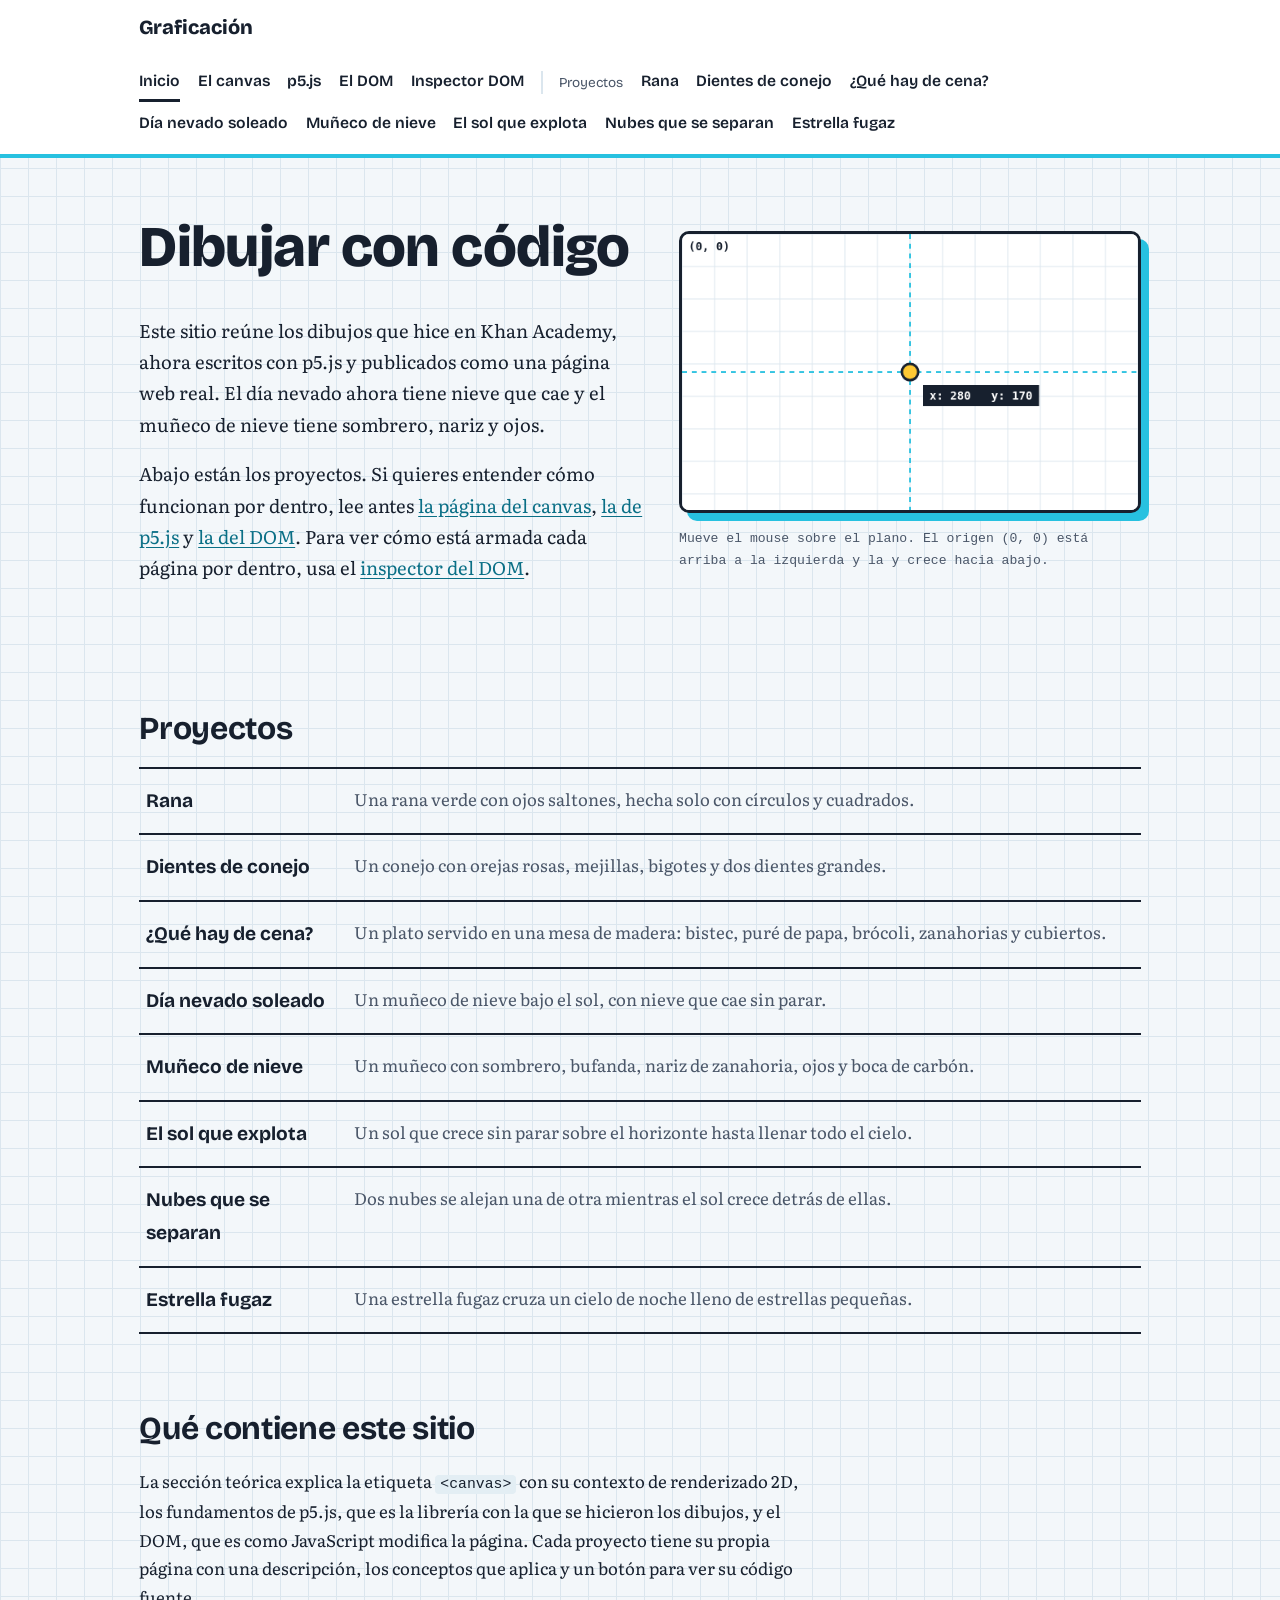
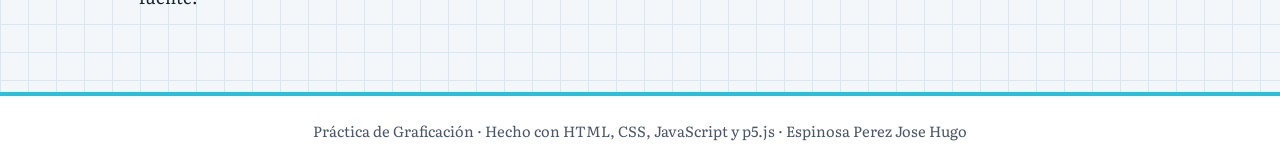
<file: index.html>
<!DOCTYPE html>
<html lang="es">
<head>
  <meta charset="utf-8" />
  <meta name="viewport" content="width=device-width, initial-scale=1.0" />
  <title>Inicio · Graficación</title>
  <link rel="preconnect" href="https://fonts.googleapis.com" />
  <link rel="preconnect" href="https://fonts.gstatic.com" crossorigin />
  <link rel="stylesheet" href="https://fonts.googleapis.com/css2?family=Bricolage+Grotesque:wght@600;700;800&family=Literata:ital,wght@0,400;0,600;1,400&display=swap" />
  <link rel="stylesheet" href="css/styles.css" />
  
</head>
<body>
  <header class="barra">
    <div class="barra-interior">
      <a class="marca" href="index.html">Graficación</a>
      <button class="boton-menu" id="boton-menu" aria-expanded="false" aria-controls="menu">Menú</button>
      <nav class="menu" id="menu" aria-label="Principal">
        <a href="index.html" aria-current="page">Inicio</a>
        <a href="canvas.html">El canvas</a>
        <a href="p5.html">p5.js</a>
        <a href="dom.html">El DOM</a>
        <a href="dom-inspector.html">Inspector DOM</a>
        <span class="grupo">Proyectos</span>
        <a href="proyectos/rana.html">Rana</a>
        <a href="proyectos/dientes.html">Dientes de conejo</a>
        <a href="proyectos/cena.html">¿Qué hay de cena?</a>
        <a href="proyectos/nevado.html">Día nevado soleado</a>
        <a href="proyectos/muneco.html">Muñeco de nieve</a>
        <a href="proyectos/sol.html">El sol que explota</a>
        <a href="proyectos/nubes.html">Nubes que se separan</a>
        <a href="proyectos/estrella.html">Estrella fugaz</a>
      </nav>
    </div>
  </header>
  <main>
    <section class="hero">
      <div>
        <h1>Dibujar con código</h1>
        <p class="intro">Este sitio reúne los dibujos que hice en Khan Academy, ahora escritos con p5.js y
        publicados como una página web real. El día nevado ahora tiene nieve que cae y el muñeco de nieve tiene sombrero, nariz y ojos.</p>
        <p class="intro">Abajo están los proyectos. Si quieres entender cómo funcionan por dentro, lee antes
        <a href="canvas.html">la página del canvas</a>, <a href="p5.html">la de p5.js</a> y <a href="dom.html">la del DOM</a>. Para ver cómo está armada cada página por dentro, usa el <a href="dom-inspector.html">inspector del DOM</a>.</p>
      </div>
      <div>
        <div class="lienzo-caja"><canvas id="plano" width="560" height="340" aria-label="Plano cartesiano que muestra las coordenadas del puntero"></canvas></div>
        <p class="pie-lienzo">Mueve el mouse sobre el plano. El origen (0, 0) está arriba a la izquierda y la y crece hacia abajo.</p>
      </div>
    </section>

    <section>
    <h2>Proyectos</h2>
    <ul class="lista-proyectos">
      <li><a href="proyectos/rana.html"><span class="nombre">Rana</span><span class="desc">Una rana verde con ojos saltones, hecha solo con círculos y cuadrados.</span></a></li>
      <li><a href="proyectos/dientes.html"><span class="nombre">Dientes de conejo</span><span class="desc">Un conejo con orejas rosas, mejillas, bigotes y dos dientes grandes.</span></a></li>
      <li><a href="proyectos/cena.html"><span class="nombre">¿Qué hay de cena?</span><span class="desc">Un plato servido en una mesa de madera: bistec, puré de papa, brócoli, zanahorias y cubiertos.</span></a></li>
      <li><a href="proyectos/nevado.html"><span class="nombre">Día nevado soleado</span><span class="desc">Un muñeco de nieve bajo el sol, con nieve que cae sin parar.</span></a></li>
      <li><a href="proyectos/muneco.html"><span class="nombre">Muñeco de nieve</span><span class="desc">Un muñeco con sombrero, bufanda, nariz de zanahoria, ojos y boca de carbón.</span></a></li>
      <li><a href="proyectos/sol.html"><span class="nombre">El sol que explota</span><span class="desc">Un sol que crece sin parar sobre el horizonte hasta llenar todo el cielo.</span></a></li>
      <li><a href="proyectos/nubes.html"><span class="nombre">Nubes que se separan</span><span class="desc">Dos nubes se alejan una de otra mientras el sol crece detrás de ellas.</span></a></li>
      <li><a href="proyectos/estrella.html"><span class="nombre">Estrella fugaz</span><span class="desc">Una estrella fugaz cruza un cielo de noche lleno de estrellas pequeñas.</span></a></li>
    </ul>
    </section>

    <section>
    <h2>Qué contiene este sitio</h2>
    <p>La sección teórica explica la etiqueta <code>&lt;canvas&gt;</code> con su contexto de renderizado 2D, los
    fundamentos de p5.js, que es la librería con la que se hicieron los dibujos, y el DOM, que es como JavaScript modifica la página. Cada proyecto tiene su propia
    página con una descripción, los conceptos que aplica y un botón para ver su código fuente.</p>
    </section>


  </main>
  <footer>
    <!-- Aquí va el nombre del alumno -->
    Práctica de Graficación · Hecho con HTML, CSS, JavaScript y p5.js · Espinosa Perez Jose Hugo
  </footer>
  <script src="js/main.js"></script>
  
</body>
</html>
</file>
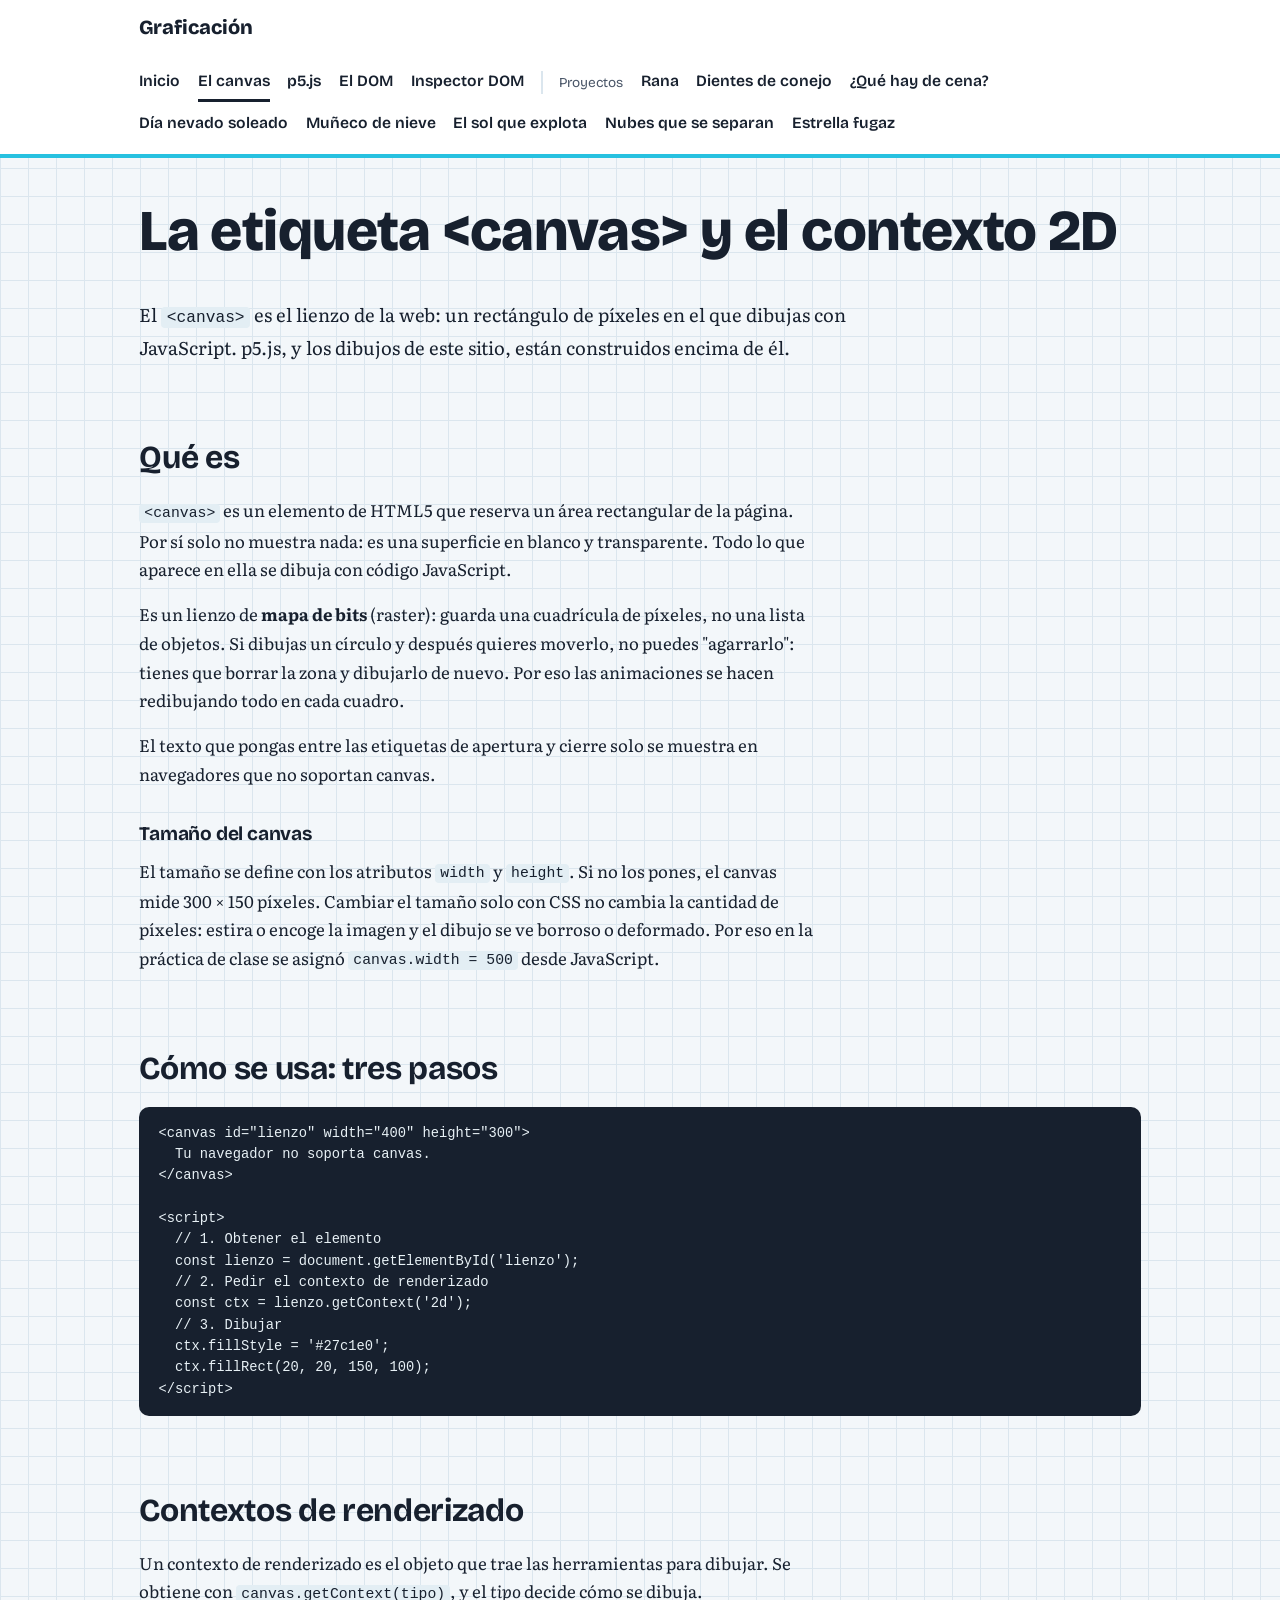
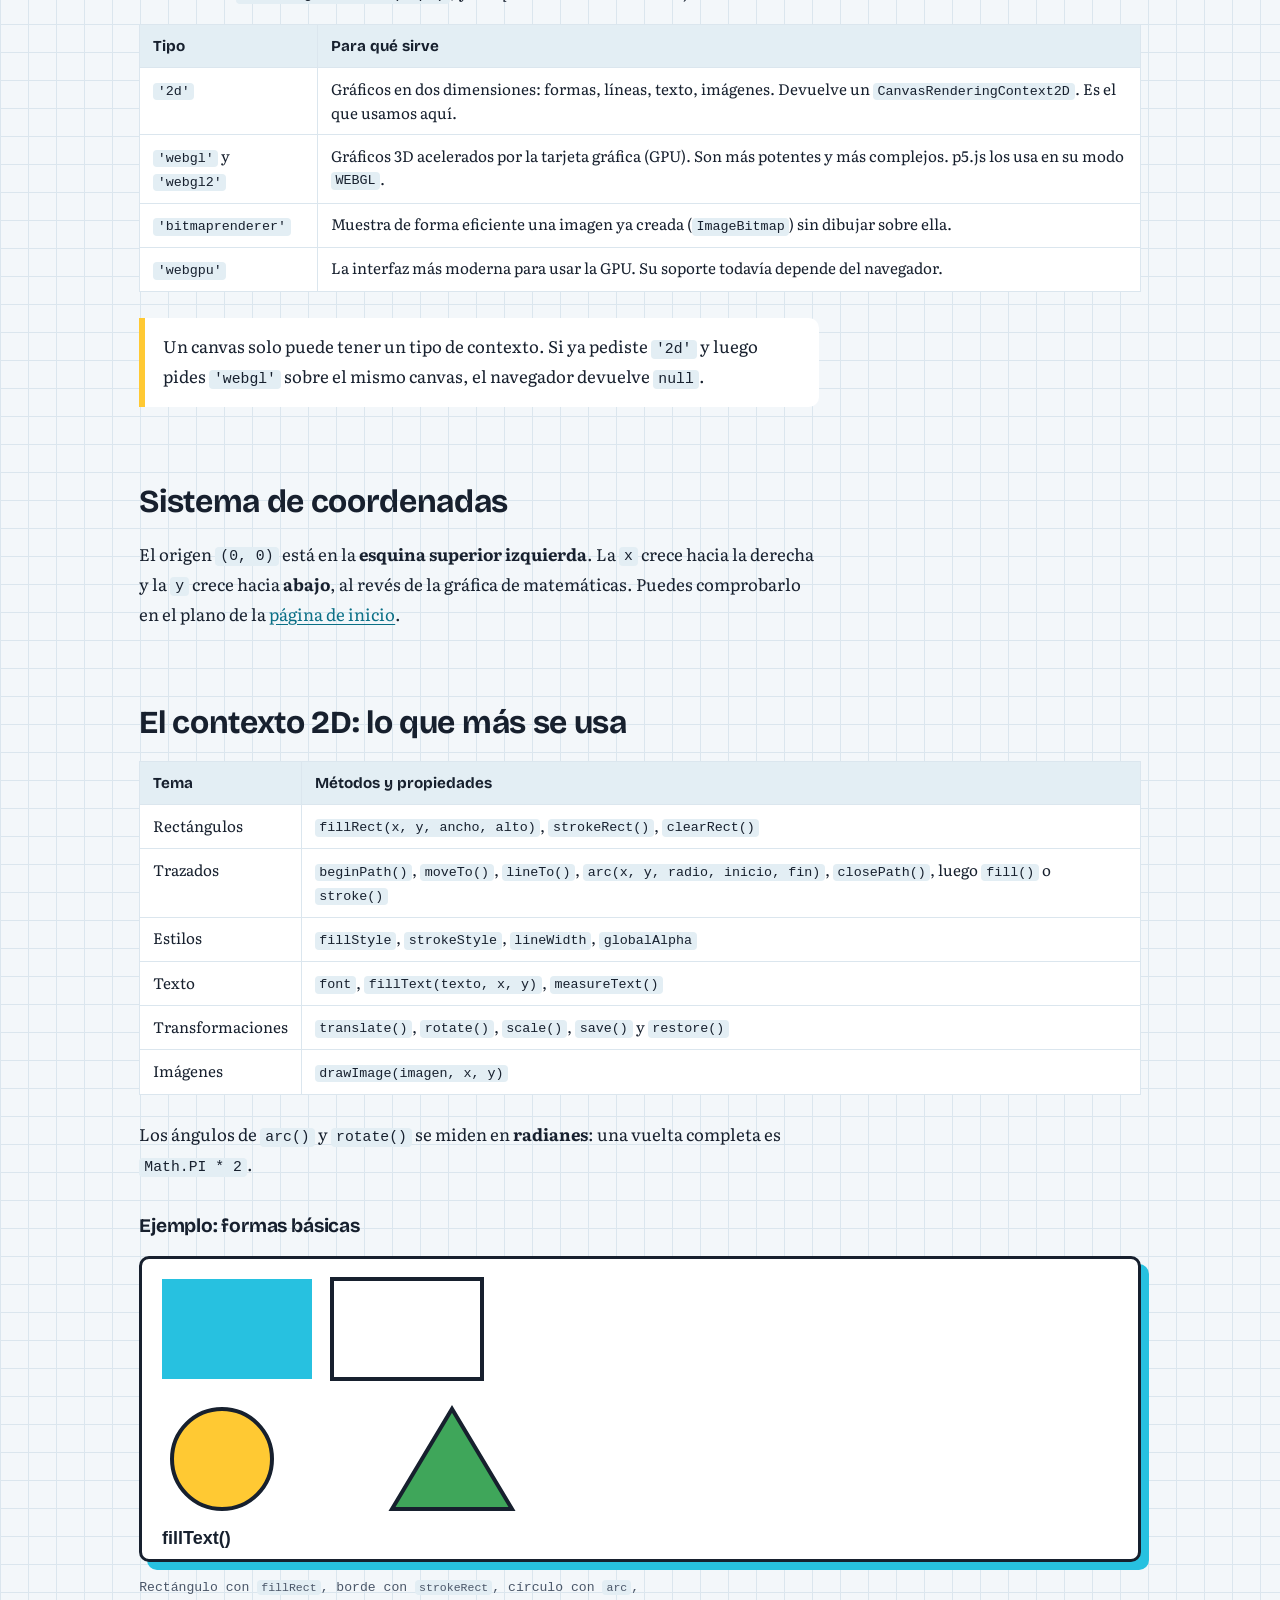
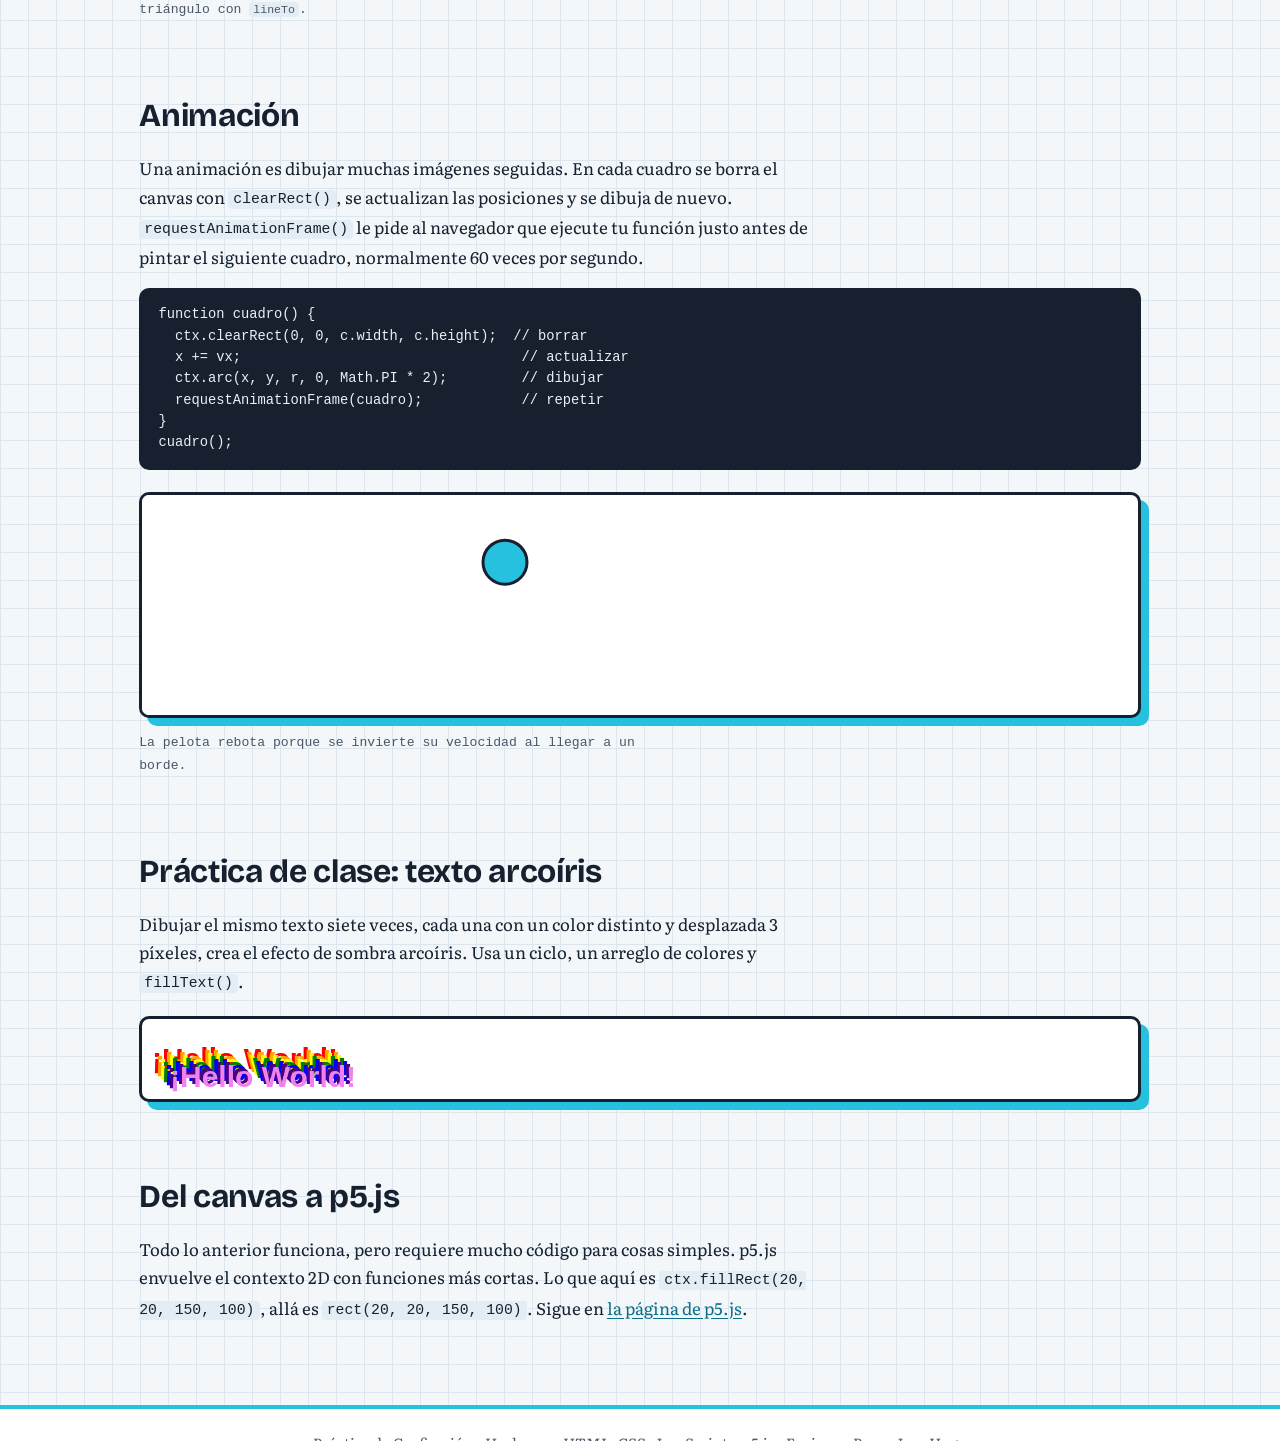
<file: canvas.html>
<!DOCTYPE html>
<html lang="es">
<head>
  <meta charset="utf-8" />
  <meta name="viewport" content="width=device-width, initial-scale=1.0" />
  <title>El canvas · Graficación</title>
  <link rel="preconnect" href="https://fonts.googleapis.com" />
  <link rel="preconnect" href="https://fonts.gstatic.com" crossorigin />
  <link rel="stylesheet" href="https://fonts.googleapis.com/css2?family=Bricolage+Grotesque:wght@600;700;800&family=Literata:ital,wght@0,400;0,600;1,400&display=swap" />
  <link rel="stylesheet" href="css/styles.css" />
  
</head>
<body>
  <header class="barra">
    <div class="barra-interior">
      <a class="marca" href="index.html">Graficación</a>
      <button class="boton-menu" id="boton-menu" aria-expanded="false" aria-controls="menu">Menú</button>
      <nav class="menu" id="menu" aria-label="Principal">
        <a href="index.html">Inicio</a>
        <a href="canvas.html" aria-current="page">El canvas</a>
        <a href="p5.html">p5.js</a>
        <a href="dom.html">El DOM</a>
        <a href="dom-inspector.html">Inspector DOM</a>
        <span class="grupo">Proyectos</span>
        <a href="proyectos/rana.html">Rana</a>
        <a href="proyectos/dientes.html">Dientes de conejo</a>
        <a href="proyectos/cena.html">¿Qué hay de cena?</a>
        <a href="proyectos/nevado.html">Día nevado soleado</a>
        <a href="proyectos/muneco.html">Muñeco de nieve</a>
        <a href="proyectos/sol.html">El sol que explota</a>
        <a href="proyectos/nubes.html">Nubes que se separan</a>
        <a href="proyectos/estrella.html">Estrella fugaz</a>
      </nav>
    </div>
  </header>
  <main>
    <h1>La etiqueta &lt;canvas&gt; y el contexto 2D</h1>
    <p class="intro">El <code>&lt;canvas&gt;</code> es el lienzo de la web: un rectángulo de píxeles en el que dibujas con JavaScript.
    p5.js, y los dibujos de este sitio, están construidos encima de él.</p>

    <section>
    <h2>Qué es</h2>
    <p><code>&lt;canvas&gt;</code> es un elemento de HTML5 que reserva un área rectangular de la página. Por sí solo no muestra nada:
    es una superficie en blanco y transparente. Todo lo que aparece en ella se dibuja con código JavaScript.</p>
    <p>Es un lienzo de <strong>mapa de bits</strong> (raster): guarda una cuadrícula de píxeles, no una lista de objetos.
    Si dibujas un círculo y después quieres moverlo, no puedes "agarrarlo": tienes que borrar la zona y dibujarlo de nuevo.
    Por eso las animaciones se hacen redibujando todo en cada cuadro.</p>
    <p>El texto que pongas entre las etiquetas de apertura y cierre solo se muestra en navegadores que no soportan canvas.</p>

    <h3>Tamaño del canvas</h3>
    <p>El tamaño se define con los atributos <code>width</code> y <code>height</code>. Si no los pones, el canvas mide 300 × 150 píxeles.
    Cambiar el tamaño solo con CSS no cambia la cantidad de píxeles: estira o encoge la imagen y el dibujo se ve borroso o deformado.
    Por eso en la práctica de clase se asignó <code>canvas.width = 500</code> desde JavaScript.</p>
    </section>

    <section>
    <h2>Cómo se usa: tres pasos</h2>
<pre><code>&lt;canvas id="lienzo" width="400" height="300"&gt;
  Tu navegador no soporta canvas.
&lt;/canvas&gt;

&lt;script&gt;
  // 1. Obtener el elemento
  const lienzo = document.getElementById('lienzo');
  // 2. Pedir el contexto de renderizado
  const ctx = lienzo.getContext('2d');
  // 3. Dibujar
  ctx.fillStyle = '#27c1e0';
  ctx.fillRect(20, 20, 150, 100);
&lt;/script&gt;</code></pre>
    </section>

    <section>
    <h2>Contextos de renderizado</h2>
    <p>Un contexto de renderizado es el objeto que trae las herramientas para dibujar. Se obtiene con
    <code>canvas.getContext(tipo)</code>, y el <em>tipo</em> decide cómo se dibuja.</p>
    <div class="tabla-envoltura">
      <table>
        <thead><tr><th>Tipo</th><th>Para qué sirve</th></tr></thead>
        <tbody>
          <tr><td><code>'2d'</code></td><td>Gráficos en dos dimensiones: formas, líneas, texto, imágenes. Devuelve un <code>CanvasRenderingContext2D</code>. Es el que usamos aquí.</td></tr>
          <tr><td><code>'webgl'</code> y <code>'webgl2'</code></td><td>Gráficos 3D acelerados por la tarjeta gráfica (GPU). Son más potentes y más complejos. p5.js los usa en su modo <code>WEBGL</code>.</td></tr>
          <tr><td><code>'bitmaprenderer'</code></td><td>Muestra de forma eficiente una imagen ya creada (<code>ImageBitmap</code>) sin dibujar sobre ella.</td></tr>
          <tr><td><code>'webgpu'</code></td><td>La interfaz más moderna para usar la GPU. Su soporte todavía depende del navegador.</td></tr>
        </tbody>
      </table>
    </div>
    <div class="nota"><p>Un canvas solo puede tener un tipo de contexto. Si ya pediste <code>'2d'</code> y luego pides <code>'webgl'</code>
    sobre el mismo canvas, el navegador devuelve <code>null</code>.</p></div>
    </section>

    <section>
    <h2>Sistema de coordenadas</h2>
    <p>El origen <code>(0, 0)</code> está en la <strong>esquina superior izquierda</strong>. La <code>x</code> crece hacia la derecha
    y la <code>y</code> crece hacia <strong>abajo</strong>, al revés de la gráfica de matemáticas. Puedes comprobarlo en el plano
    de la <a href="index.html">página de inicio</a>.</p>
    </section>

    <section>
    <h2>El contexto 2D: lo que más se usa</h2>
    <div class="tabla-envoltura">
      <table>
        <thead><tr><th>Tema</th><th>Métodos y propiedades</th></tr></thead>
        <tbody>
          <tr><td>Rectángulos</td><td><code>fillRect(x, y, ancho, alto)</code>, <code>strokeRect()</code>, <code>clearRect()</code></td></tr>
          <tr><td>Trazados</td><td><code>beginPath()</code>, <code>moveTo()</code>, <code>lineTo()</code>, <code>arc(x, y, radio, inicio, fin)</code>, <code>closePath()</code>, luego <code>fill()</code> o <code>stroke()</code></td></tr>
          <tr><td>Estilos</td><td><code>fillStyle</code>, <code>strokeStyle</code>, <code>lineWidth</code>, <code>globalAlpha</code></td></tr>
          <tr><td>Texto</td><td><code>font</code>, <code>fillText(texto, x, y)</code>, <code>measureText()</code></td></tr>
          <tr><td>Transformaciones</td><td><code>translate()</code>, <code>rotate()</code>, <code>scale()</code>, <code>save()</code> y <code>restore()</code></td></tr>
          <tr><td>Imágenes</td><td><code>drawImage(imagen, x, y)</code></td></tr>
        </tbody>
      </table>
    </div>
    <p>Los ángulos de <code>arc()</code> y <code>rotate()</code> se miden en <strong>radianes</strong>: una vuelta completa es <code>Math.PI * 2</code>.</p>

    <h3>Ejemplo: formas básicas</h3>
    <div class="demo"><div class="lienzo-caja"><canvas id="demo-formas" width="400" height="300" aria-label="Rectángulos, círculo, triángulo y texto dibujados con canvas"></canvas></div></div>
    <p class="pie-lienzo">Rectángulo con <code>fillRect</code>, borde con <code>strokeRect</code>, círculo con <code>arc</code>, triángulo con <code>lineTo</code>.</p>
    </section>

    <section>
    <h2>Animación</h2>
    <p>Una animación es dibujar muchas imágenes seguidas. En cada cuadro se borra el canvas con <code>clearRect()</code>, se actualizan
    las posiciones y se dibuja de nuevo. <code>requestAnimationFrame()</code> le pide al navegador que ejecute tu función justo antes
    de pintar el siguiente cuadro, normalmente 60 veces por segundo.</p>
<pre><code>function cuadro() {
  ctx.clearRect(0, 0, c.width, c.height);  // borrar
  x += vx;                                  // actualizar
  ctx.arc(x, y, r, 0, Math.PI * 2);         // dibujar
  requestAnimationFrame(cuadro);            // repetir
}
cuadro();</code></pre>
    <div class="demo"><div class="lienzo-caja"><canvas id="demo-animacion" width="400" height="220" aria-label="Pelota que rebota en los bordes del canvas"></canvas></div></div>
    <p class="pie-lienzo">La pelota rebota porque se invierte su velocidad al llegar a un borde.</p>
    </section>

    <section>
    <h2>Práctica de clase: texto arcoíris</h2>
    <p>Dibujar el mismo texto siete veces, cada una con un color distinto y desplazada 3 píxeles, crea el efecto de sombra arcoíris.
    Usa un ciclo, un arreglo de colores y <code>fillText()</code>.</p>
    <div class="demo"><div class="lienzo-caja"><canvas id="demo-arcoiris" width="500" height="80" aria-label="Texto Hello World con efecto arcoíris"></canvas></div></div>
    </section>

    <section>
    <h2>Del canvas a p5.js</h2>
    <p>Todo lo anterior funciona, pero requiere mucho código para cosas simples. p5.js envuelve el contexto 2D con funciones más cortas.
    Lo que aquí es <code>ctx.fillRect(20, 20, 150, 100)</code>, allá es <code>rect(20, 20, 150, 100)</code>.
    Sigue en <a href="p5.html">la página de p5.js</a>.</p>
    </section>


  </main>
  <footer>
    <!-- Aquí va el nombre del alumno -->
    Práctica de Graficación · Hecho con HTML, CSS, JavaScript y p5.js · Espinosa Perez Jose Hugo
  </footer>
  <script src="js/main.js"></script>
  <script src="js/canvas-demos.js"></script>
</body>
</html>
</file>
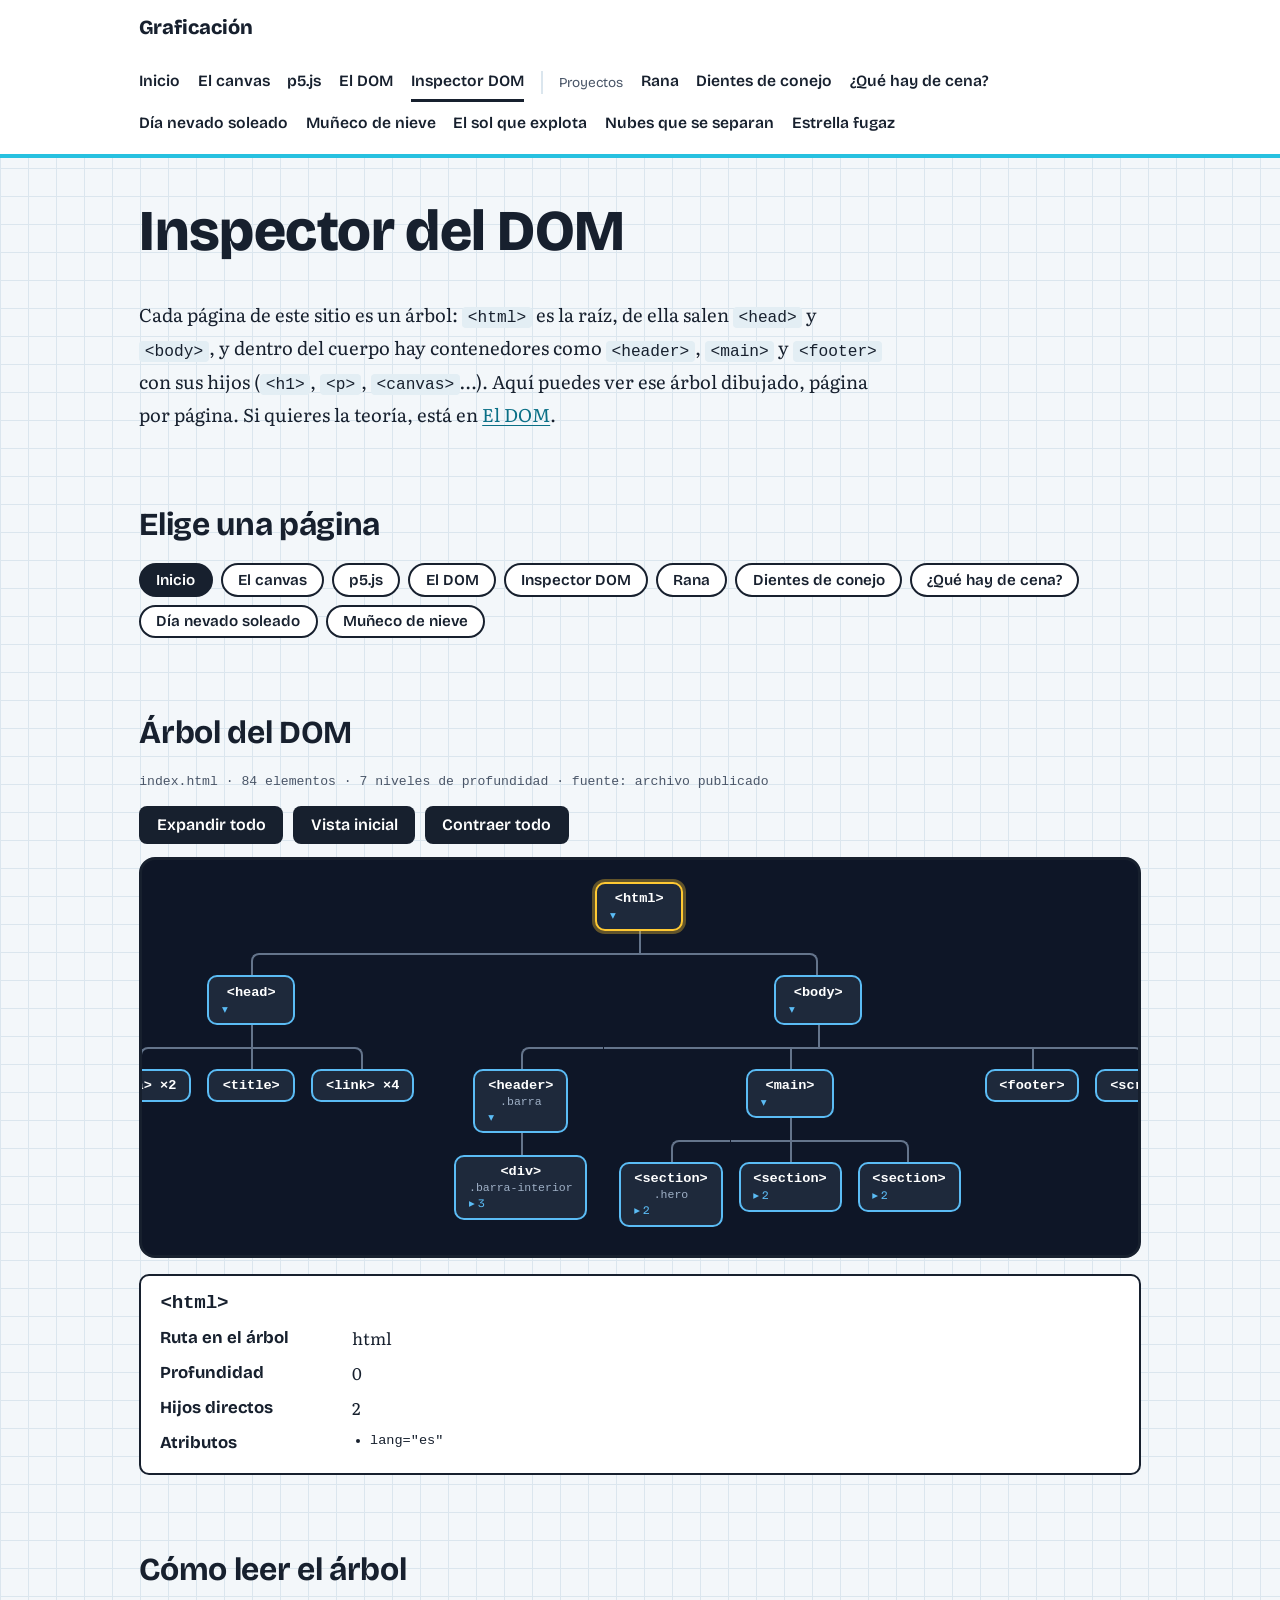
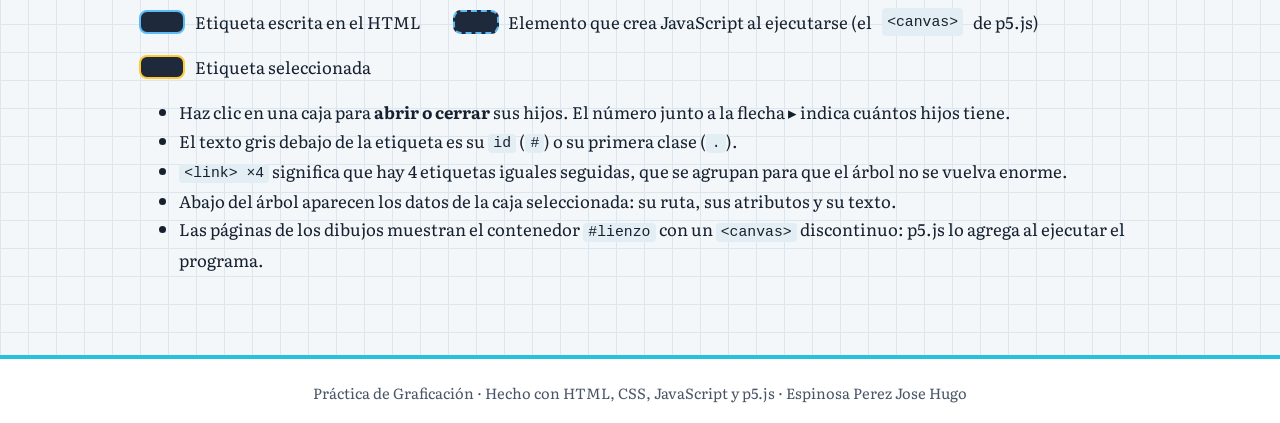
<file: dom-inspector.html>
<!DOCTYPE html>
<html lang="es">
<head>
  <meta charset="utf-8" />
  <meta name="viewport" content="width=device-width, initial-scale=1.0" />
  <title>Inspector DOM · Graficación</title>
  <link rel="preconnect" href="https://fonts.googleapis.com" />
  <link rel="preconnect" href="https://fonts.gstatic.com" crossorigin />
  <link rel="stylesheet" href="https://fonts.googleapis.com/css2?family=Bricolage+Grotesque:wght@600;700;800&family=Literata:ital,wght@0,400;0,600;1,400&display=swap" />
  <link rel="stylesheet" href="css/styles.css" />
  
</head>
<body>
  <header class="barra">
    <div class="barra-interior">
      <a class="marca" href="index.html">Graficación</a>
      <button class="boton-menu" id="boton-menu" aria-expanded="false" aria-controls="menu">Menú</button>
      <nav class="menu" id="menu" aria-label="Principal">
        <a href="index.html">Inicio</a>
        <a href="canvas.html">El canvas</a>
        <a href="p5.html">p5.js</a>
        <a href="dom.html">El DOM</a>
        <a href="dom-inspector.html" aria-current="page">Inspector DOM</a>
        <span class="grupo">Proyectos</span>
        <a href="proyectos/rana.html">Rana</a>
        <a href="proyectos/dientes.html">Dientes de conejo</a>
        <a href="proyectos/cena.html">¿Qué hay de cena?</a>
        <a href="proyectos/nevado.html">Día nevado soleado</a>
        <a href="proyectos/muneco.html">Muñeco de nieve</a>
        <a href="proyectos/sol.html">El sol que explota</a>
        <a href="proyectos/nubes.html">Nubes que se separan</a>
        <a href="proyectos/estrella.html">Estrella fugaz</a>
      </nav>
    </div>
  </header>
  <main>
    <h1>Inspector del DOM</h1>
    <p class="intro">Cada página de este sitio es un árbol: <code>&lt;html&gt;</code> es la raíz, de ella salen <code>&lt;head&gt;</code> y
    <code>&lt;body&gt;</code>, y dentro del cuerpo hay contenedores como <code>&lt;header&gt;</code>, <code>&lt;main&gt;</code> y
    <code>&lt;footer&gt;</code> con sus hijos (<code>&lt;h1&gt;</code>, <code>&lt;p&gt;</code>, <code>&lt;canvas&gt;</code>…).
    Aquí puedes ver ese árbol dibujado, página por página. Si quieres la teoría, está en <a href="dom.html">El DOM</a>.</p>

    <section>
      <h2>Elige una página</h2>
      <div class="paginas" id="selector-paginas" role="group" aria-label="Páginas del sitio"></div>
      <noscript><p>Esta página necesita JavaScript para dibujar el árbol.</p></noscript>
    </section>

    <section>
      <h2>Árbol del DOM</h2>
      <p class="estado-inspector" id="inspector-estado" aria-live="polite"></p>
      <div class="herramientas">
        <button class="boton" type="button" id="btn-expandir">Expandir todo</button>
        <button class="boton" type="button" id="btn-inicial">Vista inicial</button>
        <button class="boton" type="button" id="btn-contraer">Contraer todo</button>
      </div>
      <div class="inspector-panel">
        <div class="arbol-scroll" id="arbol-scroll">
          <div class="arbol" id="arbol"></div>
        </div>
      </div>
      <div class="detalle" id="detalle" aria-live="polite"></div>
    </section>

    <section>
      <h2>Cómo leer el árbol</h2>
      <ul class="leyenda">
        <li><span class="muestra"></span> Etiqueta escrita en el HTML</li>
        <li><span class="muestra discontinua"></span> Elemento que crea JavaScript al ejecutarse (el <code>&lt;canvas&gt;</code> de p5.js)</li>
        <li><span class="muestra activa"></span> Etiqueta seleccionada</li>
      </ul>
      <ul>
        <li>Haz clic en una caja para <strong>abrir o cerrar</strong> sus hijos. El número junto a la flecha ▸ indica cuántos hijos tiene.</li>
        <li>El texto gris debajo de la etiqueta es su <code>id</code> (<code>#</code>) o su primera clase (<code>.</code>).</li>
        <li><code>&lt;link&gt; ×4</code> significa que hay 4 etiquetas iguales seguidas, que se agrupan para que el árbol no se vuelva enorme.</li>
        <li>Abajo del árbol aparecen los datos de la caja seleccionada: su ruta, sus atributos y su texto.</li>
        <li>Las páginas de los dibujos muestran el contenedor <code>#lienzo</code> con un <code>&lt;canvas&gt;</code> discontinuo: p5.js lo agrega al ejecutar el programa.</li>
      </ul>
    </section>

  </main>
  <footer>
    <!-- Aquí va el nombre del alumno -->
    Práctica de Graficación · Hecho con HTML, CSS, JavaScript y p5.js · Espinosa Perez Jose Hugo
  </footer>
  <script src="js/main.js"></script>
  <script src="js/paginas-data.js"></script>
  <script src="js/dom-inspector.js"></script>
</body>
</html>
</file>
<file: css/styles.css>
:root {
  --papel: #f3f7fa;
  --linea: #dbe6ee;
  --tinta: #17202e;
  --tinta-suave: #4a5668;
  --cian: #27c1e0;
  --cian-oscuro: #0a6f86;
  --sol: #ffc933;
  --hoja: #3fa65a;
  --blanco: #ffffff;
  --radio: 10px;
  --fuente-titulo: "Bricolage Grotesque", "Trebuchet MS", system-ui, sans-serif;
  --fuente-texto: "Literata", Georgia, "Times New Roman", serif;
  --fuente-codigo: ui-monospace, "Cascadia Code", Consolas, Menlo, monospace;
}

*, *::before, *::after { box-sizing: border-box; }

html { scroll-padding-top: 5rem; }

body {
  margin: 0;
  font-family: var(--fuente-texto);
  font-size: 1.05rem;
  line-height: 1.7;
  color: var(--tinta);
  background-color: var(--papel);
  /* Papel cuadriculado: recuerda el plano cartesiano del canvas */
  background-image:
    linear-gradient(var(--linea) 1px, transparent 1px),
    linear-gradient(90deg, var(--linea) 1px, transparent 1px);
  background-size: 28px 28px;
}

h1, h2, h3 {
  font-family: var(--fuente-titulo);
  line-height: 1.15;
  margin: 0 0 .6em;
  letter-spacing: -0.01em;
}
h1 { font-size: clamp(2.2rem, 6vw, 3.6rem); font-weight: 800; }
h2 { font-size: clamp(1.5rem, 3.5vw, 2rem); font-weight: 700; margin-top: 2.4em; }
h3 { font-size: 1.2rem; font-weight: 700; margin-top: 1.8em; }

p { margin: 0 0 1em; max-width: 68ch; }
a { color: var(--cian-oscuro); text-underline-offset: 3px; }
a:hover { color: var(--tinta); }

:focus-visible {
  outline: 3px solid var(--tinta);
  outline-offset: 3px;
  border-radius: 4px;
}

code {
  font-family: var(--fuente-codigo);
  font-size: .88em;
  background: #e3eef4;
  padding: .1em .35em;
  border-radius: 4px;
}

pre {
  font-family: var(--fuente-codigo);
  font-size: .86rem;
  line-height: 1.55;
  background: var(--tinta);
  color: #e8f1f6;
  padding: 1rem 1.2rem;
  border-radius: var(--radio);
  overflow-x: auto;
  margin: 1rem 0 1.4rem;
}
pre code { background: none; padding: 0; color: inherit; font-size: inherit; }

/* ---------- Barra de navegación ---------- */
.barra {
  position: sticky;
  top: 0;
  z-index: 10;
  background: var(--blanco);
  border-bottom: 4px solid var(--cian);
}
.barra-interior {
  max-width: 1040px;
  margin: 0 auto;
  padding: .6rem 1.2rem;
  display: flex;
  align-items: center;
  gap: 1.2rem;
  flex-wrap: wrap;
}
.marca {
  font-family: var(--fuente-titulo);
  font-weight: 800;
  font-size: 1.25rem;
  color: var(--tinta);
  text-decoration: none;
  margin-right: auto;
}
.boton-menu {
  display: none;
  font: inherit;
  font-family: var(--fuente-titulo);
  font-weight: 600;
  background: var(--tinta);
  color: var(--blanco);
  border: 0;
  border-radius: 8px;
  padding: .45rem .9rem;
  cursor: pointer;
}
.menu { display: flex; flex-wrap: wrap; gap: .2rem 1.1rem; align-items: center; }
.menu a {
  font-family: var(--fuente-titulo);
  font-weight: 600;
  font-size: .98rem;
  color: var(--tinta);
  text-decoration: none;
  padding: .3rem 0;
  border-bottom: 3px solid transparent;
}
.menu a:hover { border-bottom-color: var(--cian); }
.menu a[aria-current="page"] { border-bottom-color: var(--tinta); }
.menu .grupo {
  font-family: var(--fuente-titulo);
  font-size: .85rem;
  color: var(--tinta-suave);
  padding-left: 1rem;
  border-left: 2px solid var(--linea);
}

@media (max-width: 860px) {
  .boton-menu { display: inline-block; }
  .menu { display: none; width: 100%; flex-direction: column; align-items: flex-start; padding: .4rem 0 .6rem; }
  .menu.abierto { display: flex; }
  .menu .grupo { border-left: 0; padding-left: 0; margin-top: .4rem; }
}

/* ---------- Estructura general ---------- */
main { max-width: 1040px; margin: 0 auto; padding: 2.5rem 1.2rem 4rem; }

.intro { max-width: 68ch; font-size: 1.15rem; }

.hero {
  display: grid;
  grid-template-columns: 1.1fr 1fr;
  gap: 2rem;
  align-items: center;
  padding: 1rem 0 2rem;
}
@media (max-width: 860px) { .hero { grid-template-columns: 1fr; } }

.lienzo-caja {
  background: var(--blanco);
  border: 3px solid var(--tinta);
  border-radius: var(--radio);
  box-shadow: 8px 8px 0 var(--cian);
  line-height: 0;
  overflow: hidden;
  max-width: 100%;
}
.lienzo-caja canvas { max-width: 100%; height: auto; display: block; }
.pie-lienzo {
  font-family: var(--fuente-codigo);
  font-size: .82rem;
  color: var(--tinta-suave);
  margin-top: .9rem;
}

/* Lista de proyectos en la portada */
.lista-proyectos { list-style: none; padding: 0; margin: 1rem 0 0; border-top: 2px solid var(--tinta); }
.lista-proyectos li { border-bottom: 2px solid var(--tinta); }
.lista-proyectos a {
  display: grid;
  grid-template-columns: 12rem 1fr;
  gap: 1rem;
  padding: 1rem .4rem;
  text-decoration: none;
  color: var(--tinta);
}
.lista-proyectos a:hover { background: var(--blanco); }
.lista-proyectos .nombre { font-family: var(--fuente-titulo); font-weight: 700; font-size: 1.2rem; }
.lista-proyectos .desc { color: var(--tinta-suave); }
@media (max-width: 640px) { .lista-proyectos a { grid-template-columns: 1fr; gap: .2rem; } }

/* Bloques de teoría */
.nota {
  background: var(--blanco);
  border-left: 6px solid var(--sol);
  padding: .9rem 1.1rem;
  border-radius: 0 var(--radio) var(--radio) 0;
  max-width: 68ch;
  margin: 1.2rem 0;
}
.nota p:last-child { margin-bottom: 0; }

.tabla-envoltura { overflow-x: auto; margin: 1rem 0 1.6rem; }
table { border-collapse: collapse; width: 100%; background: var(--blanco); font-size: .95rem; }
th, td { text-align: left; padding: .6rem .8rem; border: 1px solid var(--linea); vertical-align: top; line-height: 1.5; }
th { font-family: var(--fuente-titulo); background: #e3eef4; }

.demo { margin: 1.2rem 0 .4rem; }

/* ---------- Páginas de proyecto ---------- */
.proyecto {
  display: grid;
  grid-template-columns: auto 1fr;
  gap: 2.4rem;
  align-items: start;
  margin-top: 1.4rem;
}
@media (max-width: 900px) { .proyecto { grid-template-columns: 1fr; } }
.proyecto h2:first-child { margin-top: 0; }
.proyecto ul { padding-left: 1.2rem; margin: 0 0 1rem; }
.proyecto li { margin-bottom: .4rem; }

.boton {
  font-family: var(--fuente-titulo);
  font-weight: 600;
  font-size: 1rem;
  background: var(--tinta);
  color: var(--blanco);
  border: 0;
  border-radius: 8px;
  padding: .6rem 1.1rem;
  cursor: pointer;
}
.boton:hover { background: var(--cian-oscuro); }

.navegacion-proyectos {
  display: flex;
  justify-content: space-between;
  gap: 1rem;
  flex-wrap: wrap;
  margin-top: 3rem;
  padding-top: 1.2rem;
  border-top: 2px solid var(--tinta);
  font-family: var(--fuente-titulo);
  font-weight: 600;
}

footer {
  border-top: 4px solid var(--cian);
  background: var(--blanco);
  padding: 1.4rem 1.2rem;
  text-align: center;
  font-size: .92rem;
  color: var(--tinta-suave);
}

@media (prefers-reduced-motion: reduce) { * { scroll-behavior: auto !important; } }

/* ---------- Página del DOM ---------- */
.panel-demo {
  background: var(--blanco);
  border: 2px solid var(--tinta);
  border-radius: var(--radio);
  padding: 1rem 1.2rem;
  margin: 1rem 0 1.4rem;
  max-width: 560px;
}
.panel-demo h3 { margin-top: 0; }
.panel-demo label { font-family: var(--fuente-titulo); font-weight: 600; margin-right: .5rem; }
.panel-demo input[type="text"] {
  font: inherit;
  padding: .4rem .6rem;
  border: 2px solid var(--tinta);
  border-radius: 8px;
  max-width: 100%;
}
.panel-demo ul { margin: .8rem 0 0; padding-left: 1.2rem; }
.panel-demo li { cursor: pointer; }
.panel-demo li:hover { text-decoration: line-through; }
.acciones { display: flex; flex-wrap: wrap; gap: .6rem; align-items: center; margin-bottom: .8rem; }
.resaltado { background: var(--sol); padding: .1em .4em; border-radius: 6px; }

/* ---------- Inspector del DOM ---------- */
:root { --conector: #64748b; --panel: #0e1627; --caja: #1e293b; --borde-caja: #5bbcf5; --texto-tenue: #9fb0c6; }

.paginas { display: flex; flex-wrap: wrap; gap: .5rem; margin: .8rem 0 1.4rem; }
.chip {
  font-family: var(--fuente-titulo);
  font-weight: 600;
  font-size: .95rem;
  background: var(--blanco);
  color: var(--tinta);
  border: 2px solid var(--tinta);
  border-radius: 999px;
  padding: .35rem .95rem;
  cursor: pointer;
}
.chip:hover { background: #e3eef4; }
.chip[aria-pressed="true"] { background: var(--tinta); color: var(--blanco); border-color: var(--tinta); }

.herramientas { display: flex; flex-wrap: wrap; gap: .6rem; align-items: center; margin-bottom: .8rem; }
.estado-inspector { font-family: var(--fuente-codigo); font-size: .82rem; color: var(--tinta-suave); margin: 0 0 .8rem; max-width: none; }

.inspector-panel { background: var(--panel); border: 3px solid var(--tinta); border-radius: 16px; }
.arbol-scroll { overflow: auto; max-height: 78vh; padding: 1.4rem 1rem 1.8rem; }
.arbol { width: max-content; margin: 0 auto; }

.arbol ul { list-style: none; margin: 0; padding: 22px 0 0; display: flex; justify-content: center; position: relative; }
.arbol > ul { padding-top: 0; }
.arbol ul.cerrado { display: none; }
.arbol li { position: relative; display: flex; flex-direction: column; align-items: center; padding: 22px 8px 0; }
.arbol > ul > li { padding-top: 0; }
.arbol li::before, .arbol li::after {
  content: ""; position: absolute; top: 0; right: 50%; width: 50%; height: 22px;
  border-top: 2px solid var(--conector);
}
.arbol li::after { right: auto; left: 50%; border-left: 2px solid var(--conector); }
.arbol li:only-child::before, .arbol li:only-child::after { display: none; }
.arbol li:only-child { padding-top: 0; }
.arbol li:first-child::before, .arbol li:last-child::after { border: 0 none; }
.arbol li:last-child::before { border-right: 2px solid var(--conector); border-radius: 0 8px 0 0; }
.arbol li:first-child::after { border-radius: 8px 0 0 0; }
.arbol ul ul::before { content: ""; position: absolute; top: 0; left: 50%; border-left: 2px solid var(--conector); height: 22px; }
.arbol > ul > li::before, .arbol > ul > li::after { display: none; }

.nodo {
  font-family: var(--fuente-codigo);
  font-size: .85rem;
  font-weight: 700;
  background: var(--caja);
  color: #ffffff;
  border: 2px solid var(--borde-caja);
  border-radius: 10px;
  padding: .45rem .8rem;
  min-width: 88px;
  cursor: pointer;
  display: flex;
  flex-direction: column;
  align-items: center;
  gap: 2px;
  position: relative;
  z-index: 1;
}
.nodo .sub { font-size: .72rem; font-weight: 400; color: var(--texto-tenue); }
.nodo .marca { font-size: .72rem; font-weight: 400; color: var(--borde-caja); }
.nodo:hover { background: #2a3a55; }
.nodo.virtual { border-style: dashed; }
.nodo.seleccionado { border-color: var(--sol); box-shadow: 0 0 0 3px rgba(255, 201, 51, .35); }
.nodo:focus-visible { outline: 3px solid var(--sol); outline-offset: 3px; }

.detalle {
  background: var(--blanco);
  border: 2px solid var(--tinta);
  border-radius: var(--radio);
  padding: 1rem 1.2rem;
  margin-top: 1rem;
}
.detalle h3 { margin: 0 0 .6rem; font-family: var(--fuente-codigo); }
.detalle dl { display: grid; grid-template-columns: 11rem 1fr; gap: .4rem 1rem; margin: 0; }
.detalle dt { font-family: var(--fuente-titulo); font-weight: 700; }
.detalle dd { margin: 0; overflow-wrap: anywhere; }
.detalle dd ul { margin: 0; padding-left: 1.1rem; font-family: var(--fuente-codigo); font-size: .85rem; }
@media (max-width: 640px) { .detalle dl { grid-template-columns: 1fr; } }

.leyenda { display: flex; flex-wrap: wrap; gap: 1rem 2rem; list-style: none; padding: 0; margin: 1rem 0; }
.leyenda li { display: flex; align-items: center; gap: .6rem; }
.muestra { display: inline-block; width: 46px; height: 24px; background: var(--caja); border: 2px solid var(--borde-caja); border-radius: 8px; flex: none; }
.muestra.discontinua { border-style: dashed; }
.muestra.activa { border-color: var(--sol); }

/* ---------- Controles de las animaciones ---------- */
.controles { display: flex; flex-wrap: wrap; gap: .8rem 1.2rem; align-items: center; margin-top: 1rem; }
.casilla { display: inline-flex; align-items: center; gap: .5rem; font-family: var(--fuente-titulo); font-weight: 600; cursor: pointer; }
.casilla input { width: 1.15rem; height: 1.15rem; accent-color: var(--tinta); cursor: pointer; }
</file>
